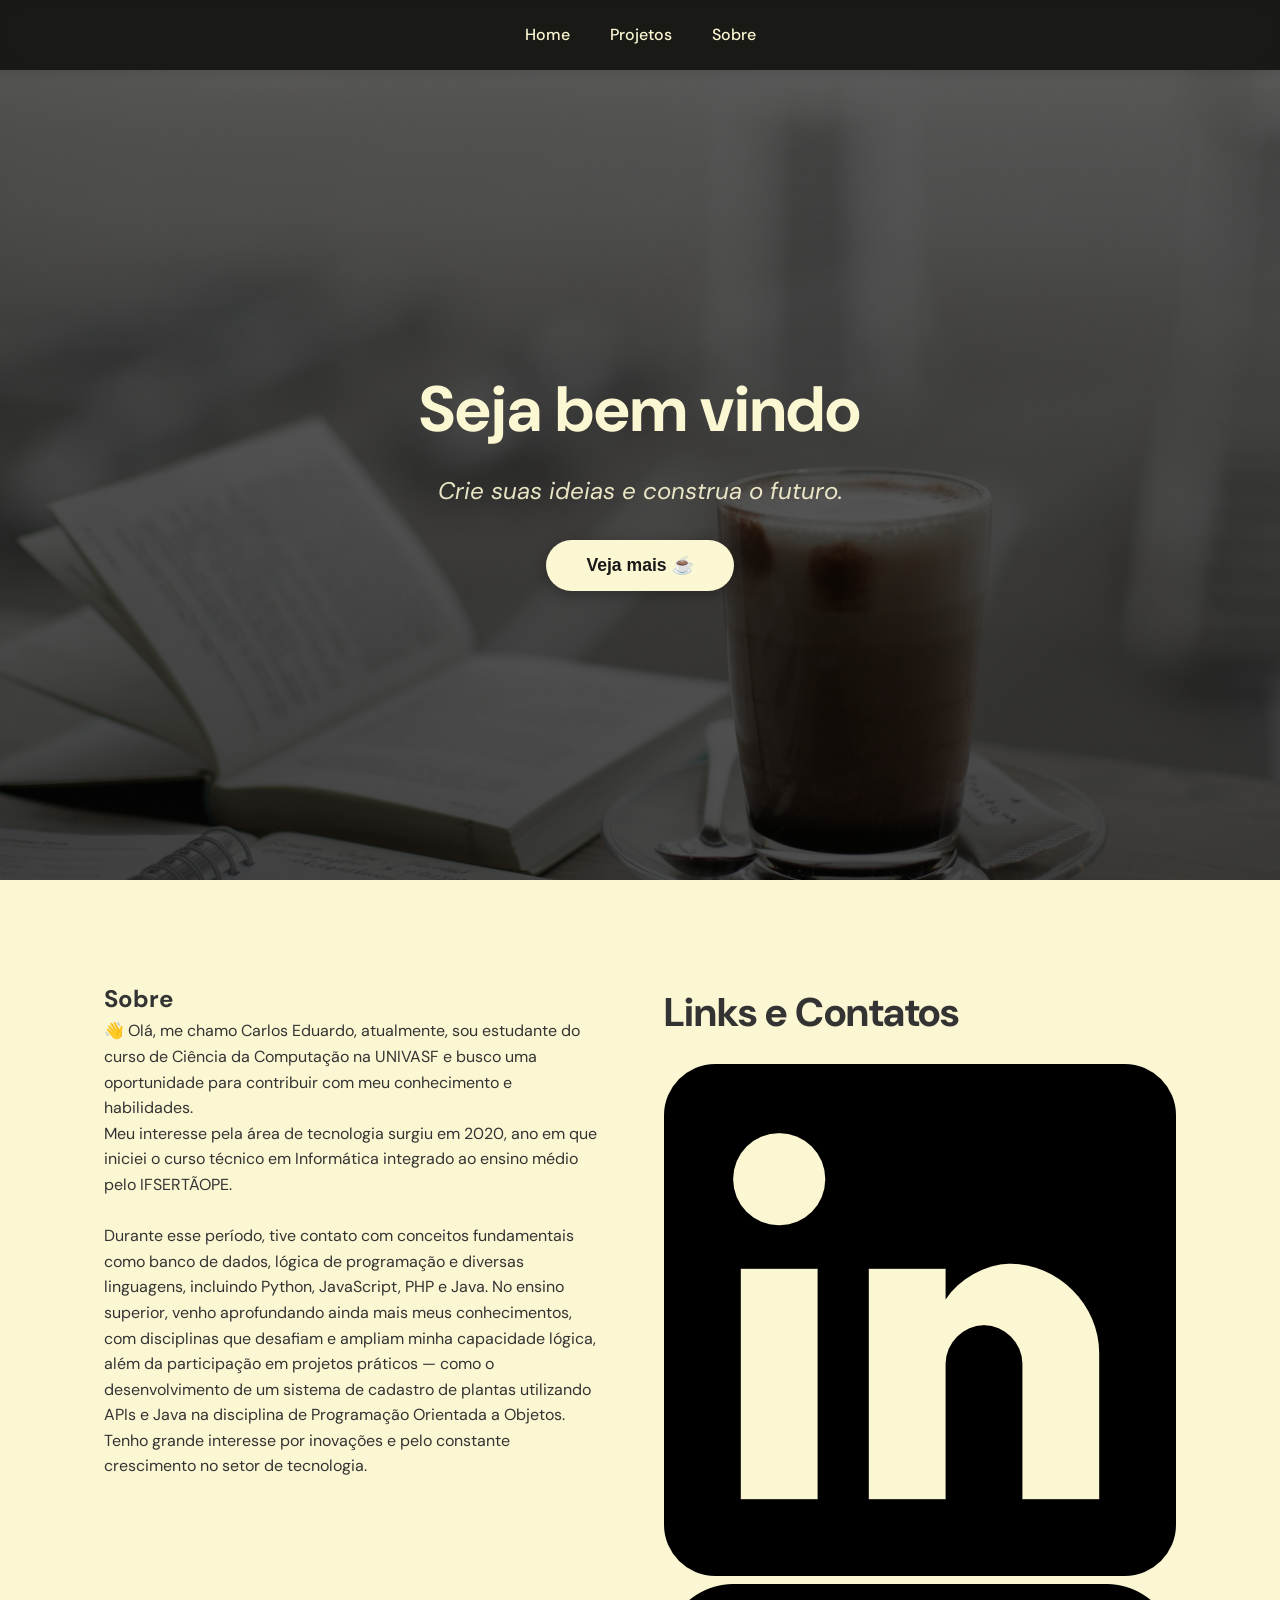
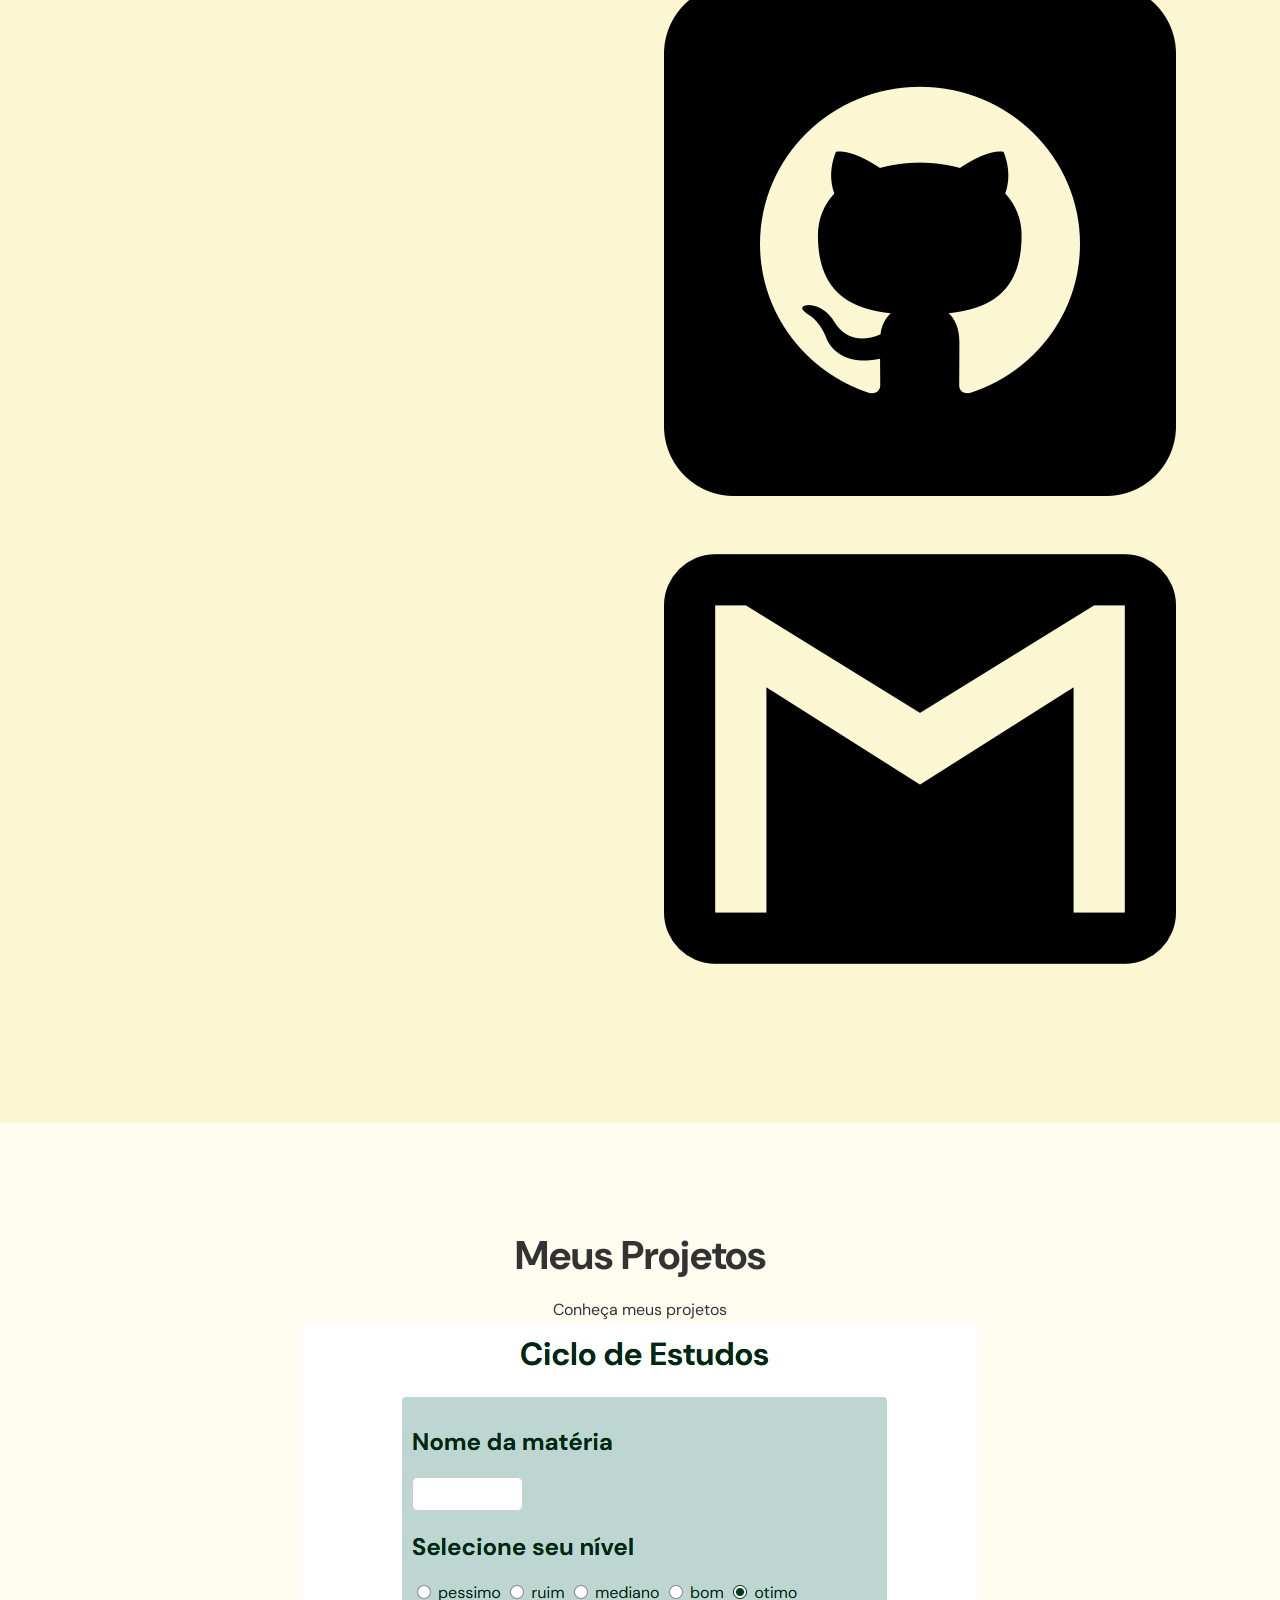
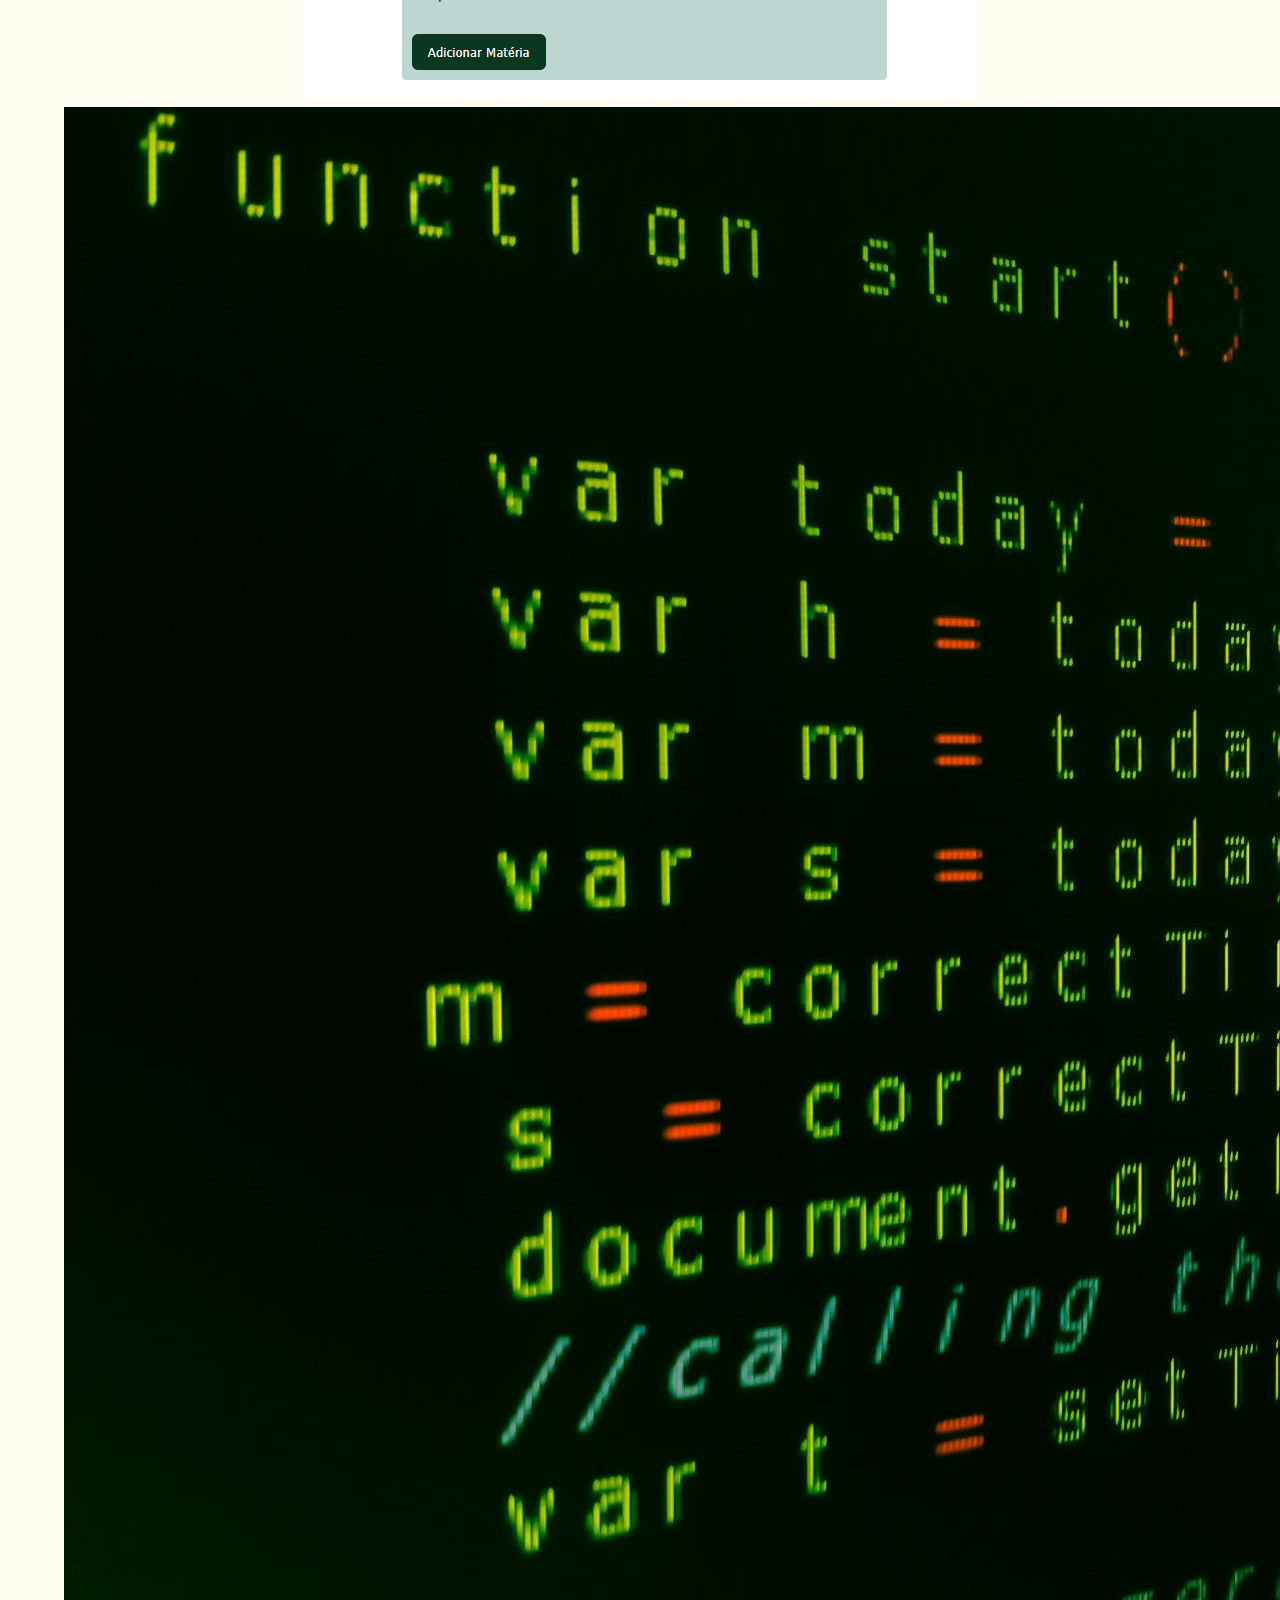
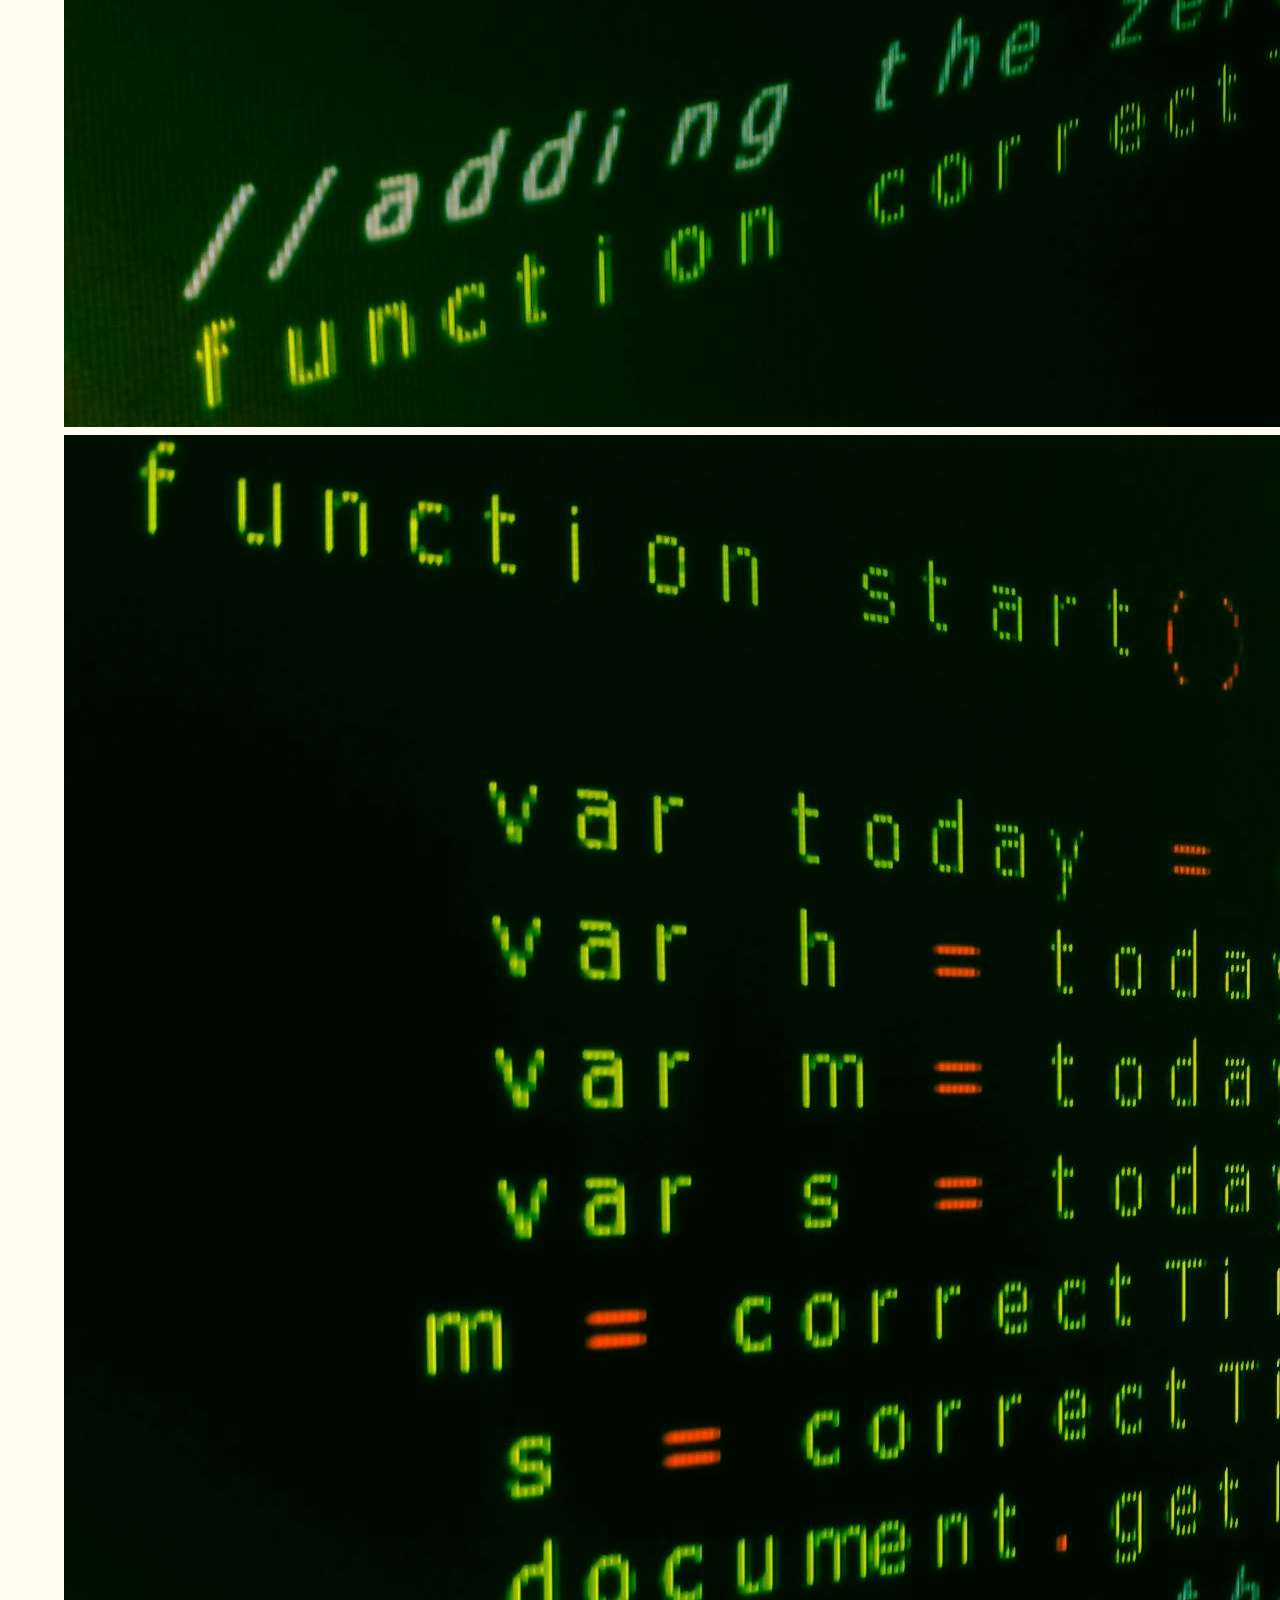
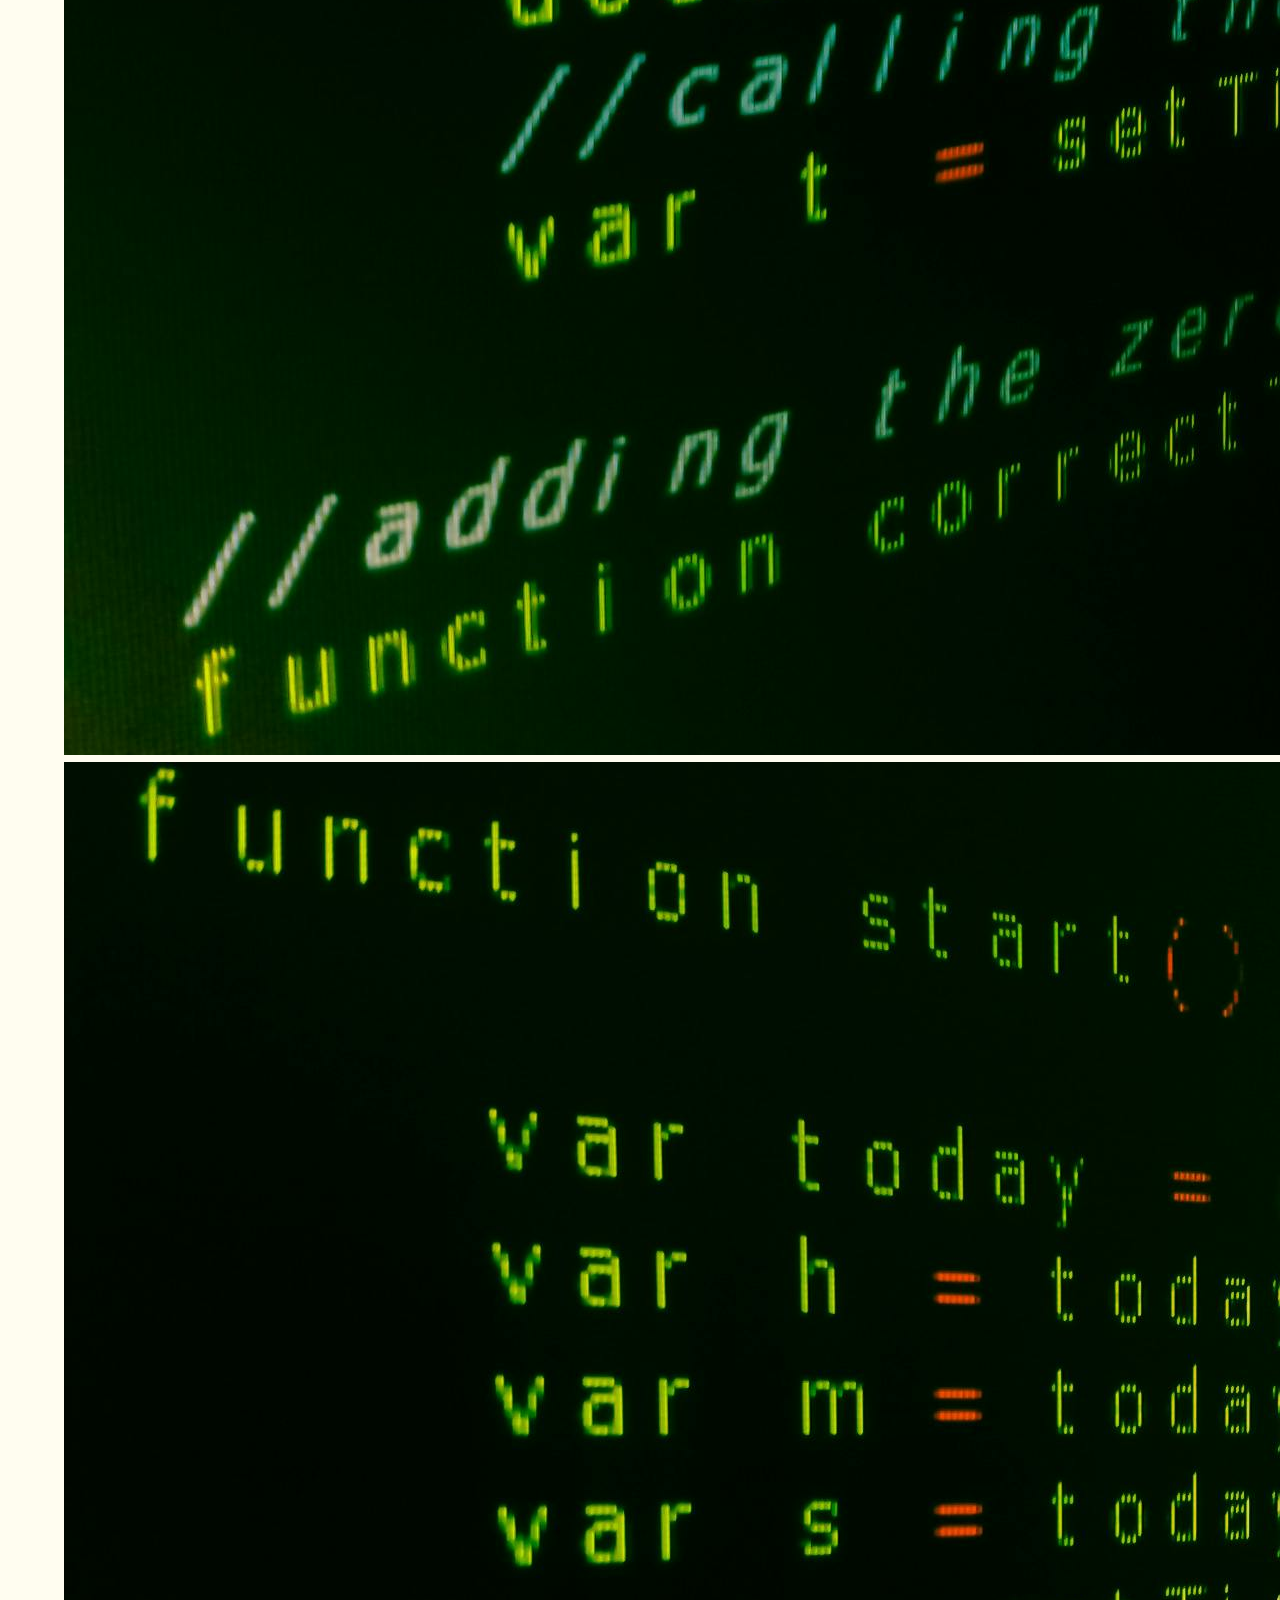
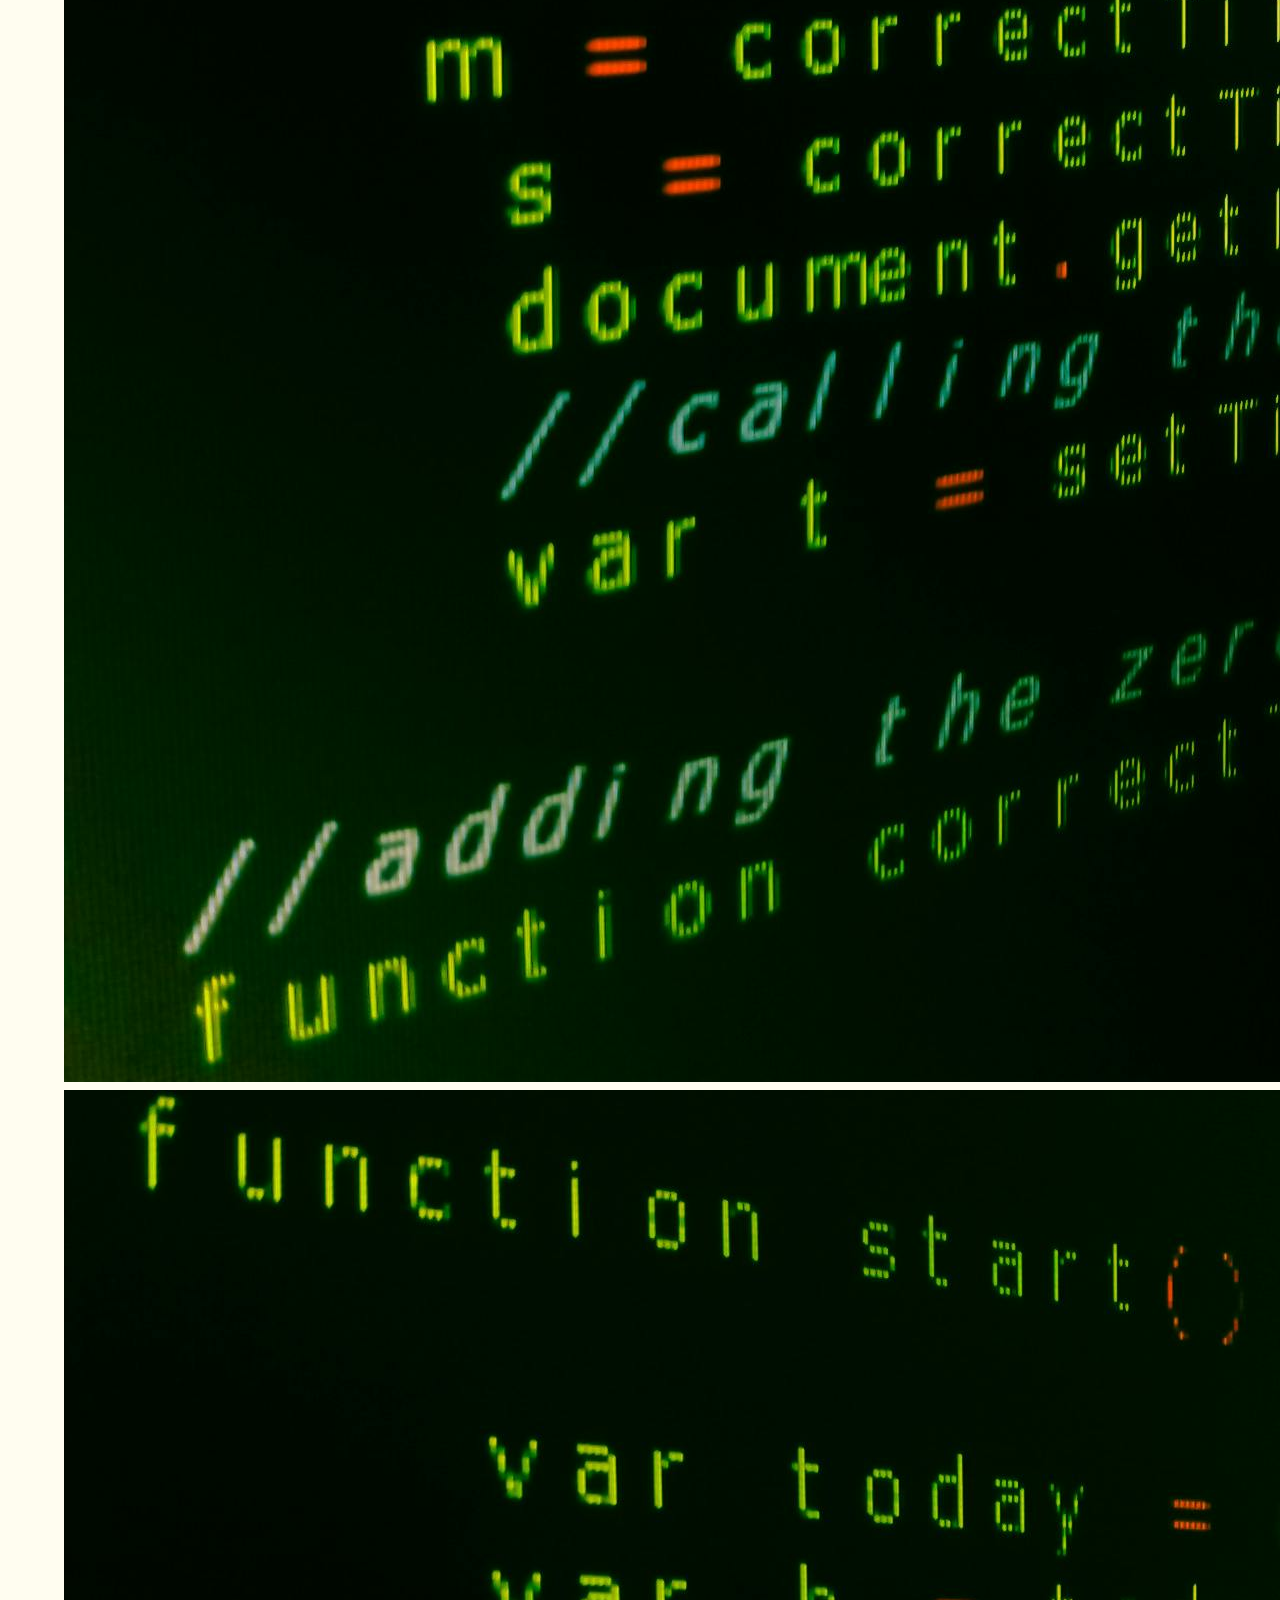
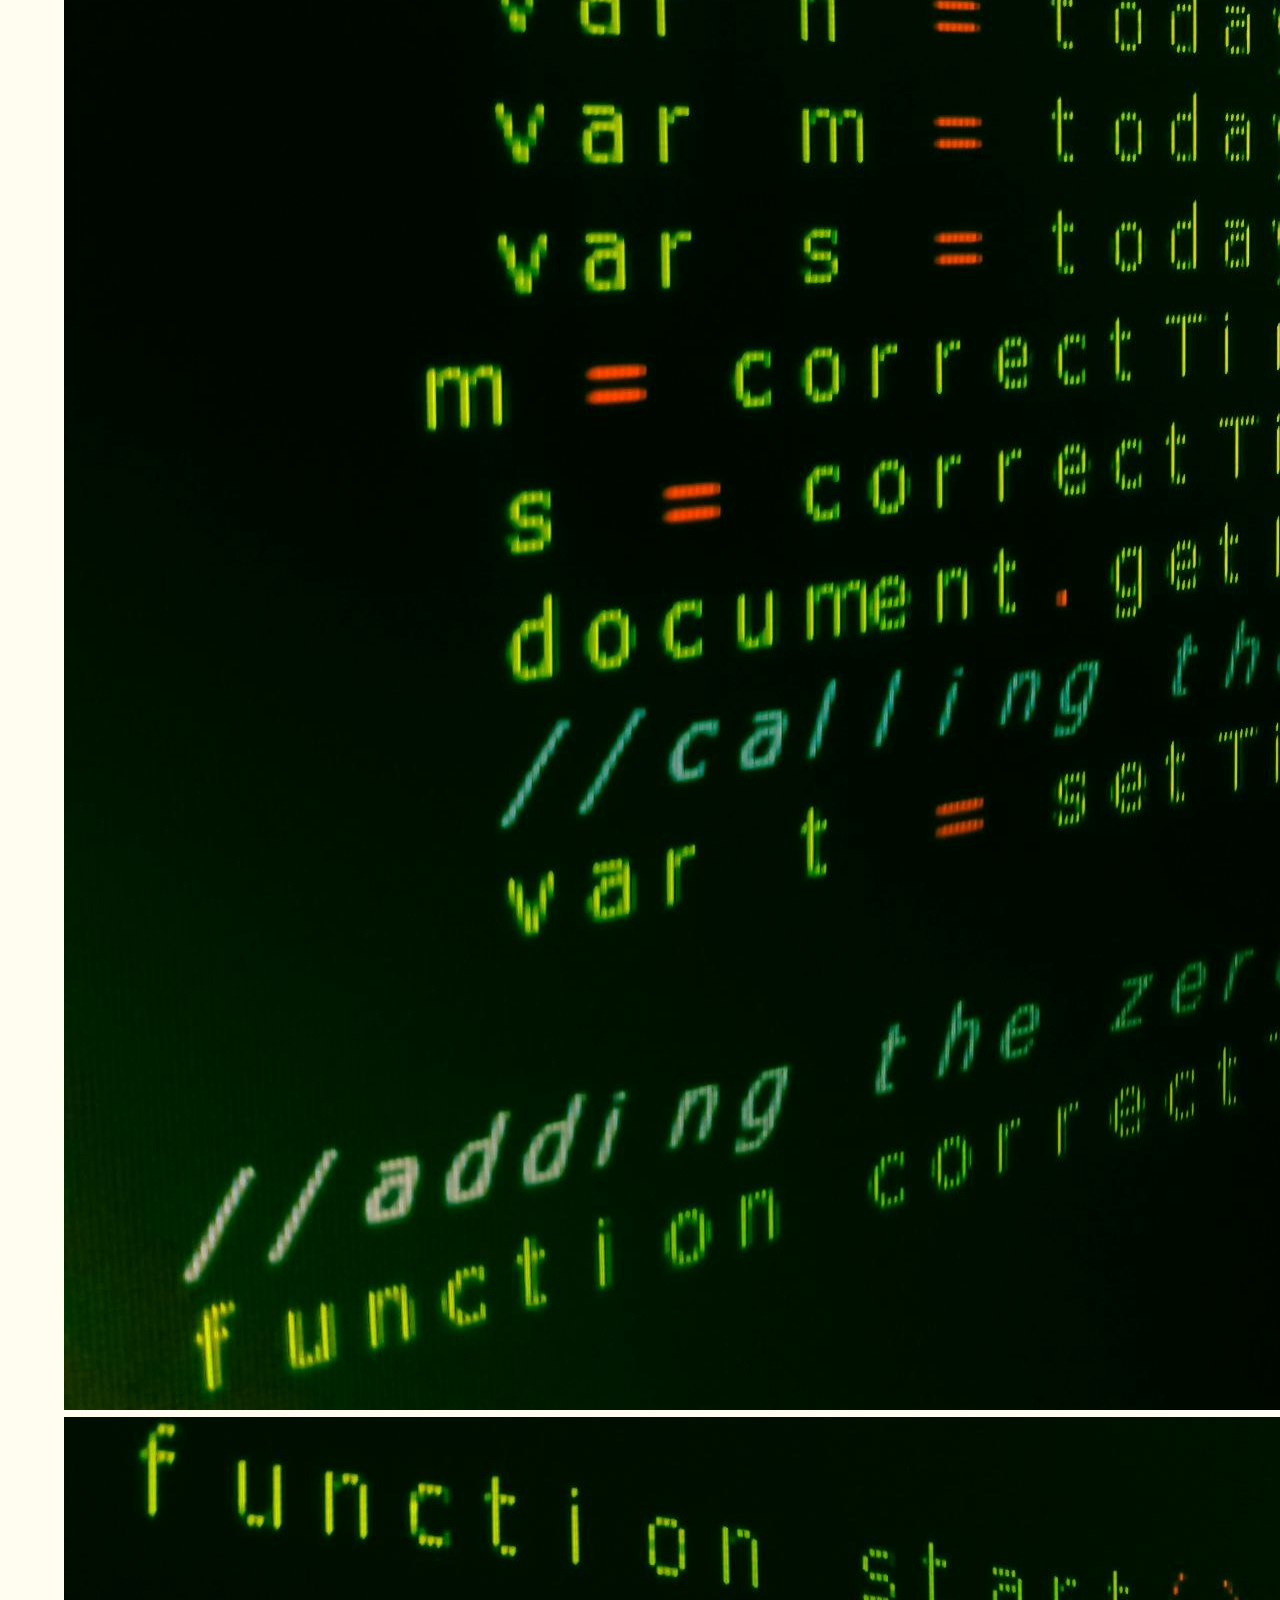
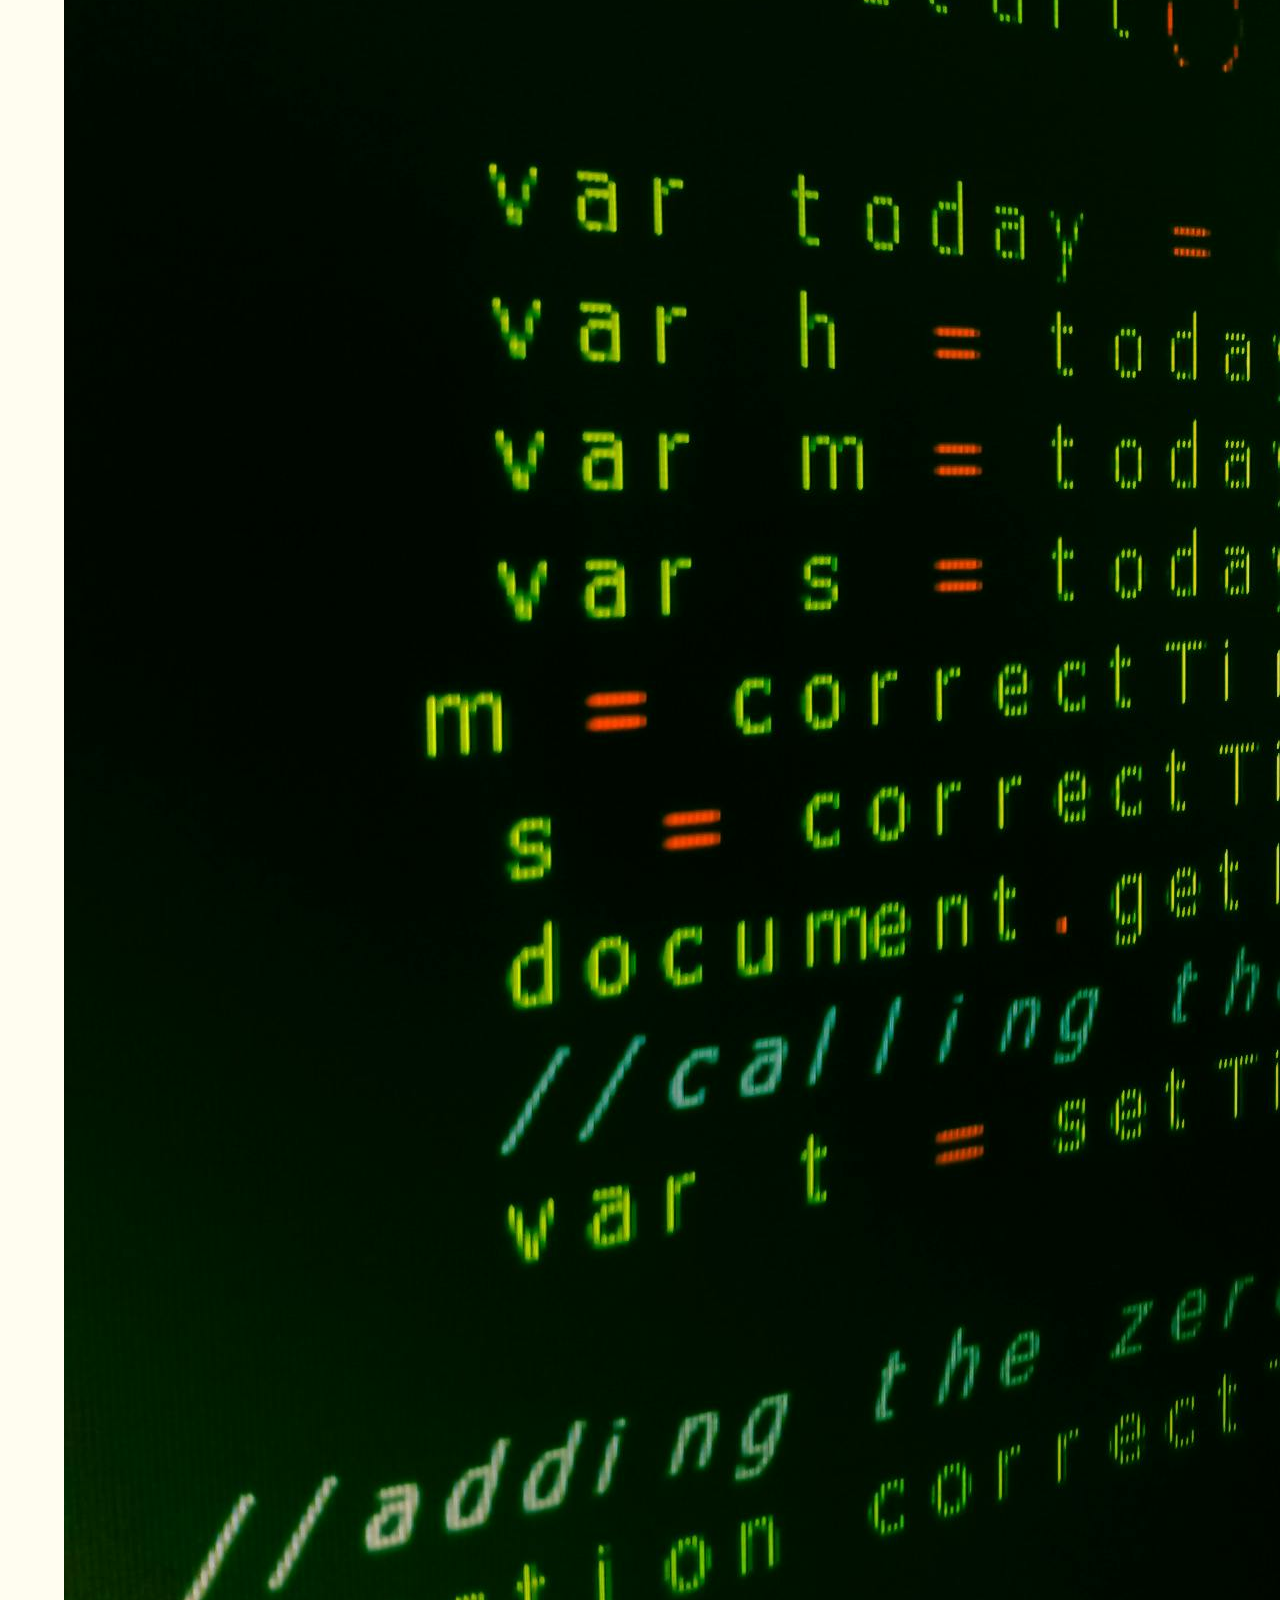
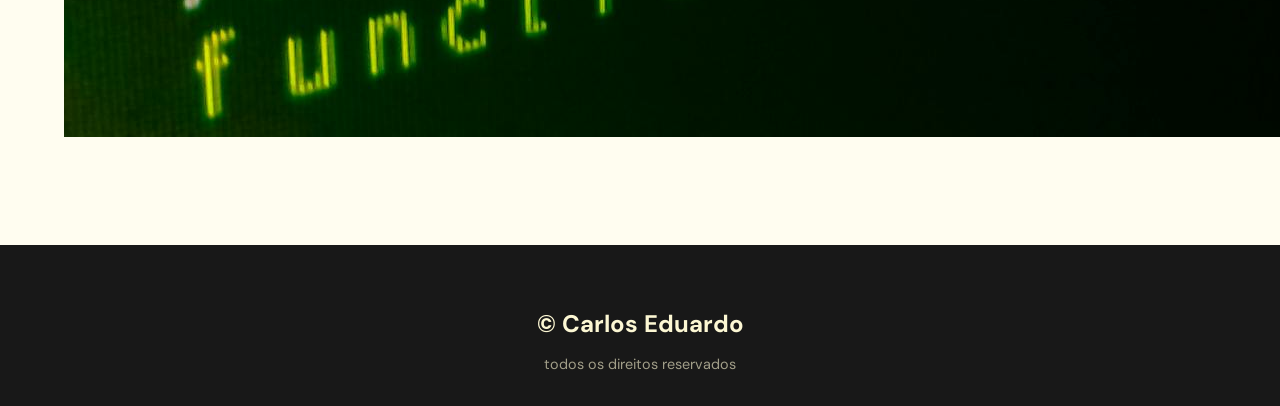
<file: html/index.html>
<!DOCTYPE html>
<html lang="pt-br">
<head>
    <meta charset="UTF-8">
    <meta name="viewport" content="width=device-width, initial-scale=1.0">

    <link rel="preconnect" href="https://fonts.googleapis.com">
    <link rel="preconnect" href="https://fonts.gstatic.com" crossorigin>
    <link href="https://fonts.googleapis.com/css2?family=DM+Sans:ital,opsz,wght@0,9..40,100..1000;1,9..40,100..1000&family=Roboto:ital,wght@0,100..900;1,100..900&display=swap" rel="stylesheet">

    <link rel="stylesheet" href="../style/style.css">

    <title>Carlos Eduardo</title>
    <link rel="icon" type="image/png" href="../img/favicon2.png">
</head>
<body>
    <!-- HEADER -->
    <nav class="nav">
        <ul class="nav-list">
            <li><a href="#home">Home</a></li>
            <li><a href="#projects">Projetos</a></li>
            <li><a href="#about">Sobre</a></li>
        </ul>
    </nav>

    <!-- MAIN -->

    <section id="home" class="main">
        <div>
            <h1>Seja bem vindo</h1>
            <p>Crie suas ideias e construa o futuro.</p>
        <a href="#projects">
            <button class="button-acess">Veja mais ☕</button>
        </a>
        </div>
    </section>

    <!-- ABOUT -->
     <section id="about" class="container-about">
        <div>
            <h2>Sobre</h2>
            <p>👋 Olá, me chamo Carlos Eduardo, atualmente, sou estudante do curso de Ciência da Computação na UNIVASF e busco uma oportunidade para contribuir com meu conhecimento e habilidades. <br> Meu interesse pela área de tecnologia surgiu em 2020, ano em que iniciei o curso técnico em Informática integrado ao ensino médio pelo IFSERTÃOPE. <br><br> Durante esse período, tive contato com conceitos fundamentais como banco de dados, lógica de programação e diversas linguagens, incluindo Python, JavaScript, PHP e Java. No ensino superior, venho aprofundando ainda mais meus conhecimentos, com disciplinas que desafiam e ampliam minha capacidade lógica, além da participação em projetos práticos — como o desenvolvimento de um sistema de cadastro de plantas utilizando APIs e Java na disciplina de Programação Orientada a Objetos. Tenho grande interesse por inovações e pelo constante crescimento no setor de tecnologia.</p>
        </div>

        <div class="links">
            <h2>Links e Contatos</h2>
            
            <a href="https://www.linkedin.com/in/carlos-eduardo-a1b547330/" target="_blank"><img src="../img/linkedin-logo.png" alt="linkedin-logo"></a>
            <a href="https://github.com/Eduardo4456" target="_blank"><img src="../img/github.png" alt="github-logo"></a>
            <a href="mailto:eduardosantn12123@gmail.com" target="_blank"><img src="../img/gmail-logo.png" alt="gmail-logo"></a>
        </div>

     </section>

     <!-- PROJECTS -->

        <section id="projects" class="projects">
            <h2>Meus Projetos</h2>
            <p>Conheça meus projetos</p>

            <div class="project-list">
                <a href="https://cicloestudos.netlify.app/" target="_blank"><img src="../img/ciclo.png" alt="Projeto ciclo"></a>
                <img src="../img/codigo2.jpg" alt="Projeto 2">
                <img src="../img/codigo2.jpg" alt="Projeto 3">
            </div>

            <div class="project-list">
                <img src="../img/codigo2.jpg" alt="Projeto 4">
                <img src="../img/codigo2.jpg" alt="Projeto 5">
                <img src="../img/codigo2.jpg" alt="Projeto 6">
            </div>
        </section>

        <!-- RODAPE -->

        <footer>
            <h3>
                <a href="https://www.linkedin.com/in/carlos-eduardo-a1b547330/" target="_blank">&#169; Carlos Eduardo</a>
            </h3>
            <p>todos os direitos reservados</p>
        </footer>

</body>
</html>
</file>
<file: style/style.css>
/* --- VARIÁVEIS E RESET --- */
        :root {
            --bg-color: #fcf7d3;
            --primary-dark: #181818;
            --accent-color: #fcf7d3;
            --text-main: #333;
            --transition: all 0.3s ease;
        }

        * {
            margin: 0;
            padding: 0;
            box-sizing: border-box;
            outline: 0;
        }

        html {
            scroll-behavior: smooth;
        }

        body {
            background-color: var(--bg-color);
            font-family: "DM Sans", sans-serif;
            color: var(--text-main);
            line-height: 1.6;
        }

        /* --- HEADER --- */
        .nav {
            background-color: rgba(0, 0, 0, 0.9);
            backdrop-filter: blur(10px);
            height: 70px;
            width: 100%;
            display: flex;
            justify-content: center;
            position: sticky;
            top: 0;
            z-index: 1000;
            box-shadow: 0 2px 10px rgba(0,0,0,0.1);
        }

        .nav-list {
            display: flex;
            align-items: center;
            list-style: none;
            width: 90%;
            max-width: 1200px;
            justify-content: center;
        }

        .nav-list a {
            text-decoration: none;
            color: var(--accent-color);
            padding: 10px 20px;
            font-weight: 500;
            transition: var(--transition);
        }

        .nav-list a:hover {
            opacity: 0.7;
            transform: translateY(-2px);
        }

        /* --- HERO SECTION --- */
        .main {
            width: 100%;
            height: 90vh;
            background: linear-gradient(rgba(0, 0, 0, 0.6), rgba(0, 0, 0, 0.7)), 
                        url('/img/café.jpg') no-repeat center/cover;
            display: flex;
            align-items: center;
            justify-content: center;
            text-align: center;
            padding: 20px;
        }

        .main h1 {
            font-size: clamp(2.5rem, 8vw, 4rem);
            color: var(--accent-color);
            margin-bottom: 10px;
        }

        .main p {
            font-size: clamp(1.1rem, 3vw, 1.5rem);
            color: var(--accent-color);
            font-style: italic;
            margin-bottom: 30px;
            opacity: 0.9;
        }

        .button-acess {
            cursor: pointer;
            background-color: var(--accent-color);
            color: var(--primary-dark);
            border: none;
            padding: 15px 40px;
            border-radius: 50px;
            font-size: 1.1rem;
            font-weight: bold;
            transition: var(--transition);
            box-shadow: 0 4px 15px rgba(0,0,0,0.3);
        }

        .button-acess:hover {
            transform: scale(1.05) translateY(-3px);
            box-shadow: 0 6px 20px rgba(0,0,0,0.4);
        }

        /* --- SOBRE --- */
        .container-about {
            max-width: 1200px;
            margin: 0 auto;
            padding: 100px 5%;
            display: grid;
            grid-template-columns: 1.5fr 1fr;
            gap: 60px;
            align-items: start;
        }

        .about-text h2, .links h2 {
            font-size: 2.5rem;
            margin-bottom: 20px;
            position: relative;
        }

        .about-text h2::after {
            content: '';
            display: block;
            width: 50px;
            height: 4px;
            background: var(--primary-dark);
            margin-top: 8px;
        }

        .about-text p {
            font-size: 1.1rem;
            text-align: justify;
        }

        .links-grid {
            display: flex;
            gap: 20px;
            margin-top: 20px;
        }

        .links-grid a img {
            width: 45px;
            transition: var(--transition);
            filter: grayscale(1);
        }

        .links-grid a:hover img {
            filter: grayscale(0);
            transform: scale(1.2);
        }

        /* --- PROJETOS --- */
        .projects {
            background-color: #fffdf0;
            padding: 100px 5%;
            text-align: center;
        }

        .projects h2 {
            font-size: 2.5rem;
            margin-bottom: 10px;
        }

        .projects-intro {
            font-style: italic;
            margin-bottom: 50px;
            display: block;
        }

        .project-grid {
            display: grid;
            grid-template-columns: repeat(auto-fit, minmax(300px, 1fr));
            gap: 30px;
            max-width: 1200px;
            margin: 0 auto;
        }

        .project-card {
            background: white;
            border-radius: 12px;
            overflow: hidden;
            box-shadow: 0 10px 30px rgba(0,0,0,0.05);
            transition: var(--transition);
            text-decoration: none;
            color: inherit;
        }

        .project-card:hover {
            transform: translateY(-10px);
            box-shadow: 0 15px 40px rgba(0,0,0,0.1);
        }

        .project-card img {
            width: 100%;
            aspect-ratio: 16/9;
            object-fit: cover;
            border-bottom: 1px solid #eee;
        }

        .project-info {
            padding: 20px;
        }

        /* --- FOOTER --- */
        footer {
            background-color: var(--primary-dark);
            color: var(--accent-color);
            padding: 60px 5% 30px;
            text-align: center;
        }

        footer h3 a {
            color: var(--accent-color);
            text-decoration: none;
            font-size: 1.5rem;
        }

        footer p {
            margin-top: 10px;
            opacity: 0.6;
            font-size: 0.9rem;
        }

        /* --- RESPONSIVIDADE --- */
        @media (max-width: 900px) {
            .container-about {
                grid-template-columns: 1fr;
                text-align: center;
                gap: 40px;
            }

            .about-text h2::after {
                margin: 8px auto 0;
            }

            .links-grid {
                justify-content: center;
            }

            .main {
                height: 70vh;
            }
        }

        @media (max-width: 480px) {
            .nav-list a {
                padding: 10px;
                font-size: 0.9rem;
            }

            .project-grid {
                grid-template-columns: 1fr;
            }

            .main h1 {
                font-size: 2rem;
            }
        }
</file>
